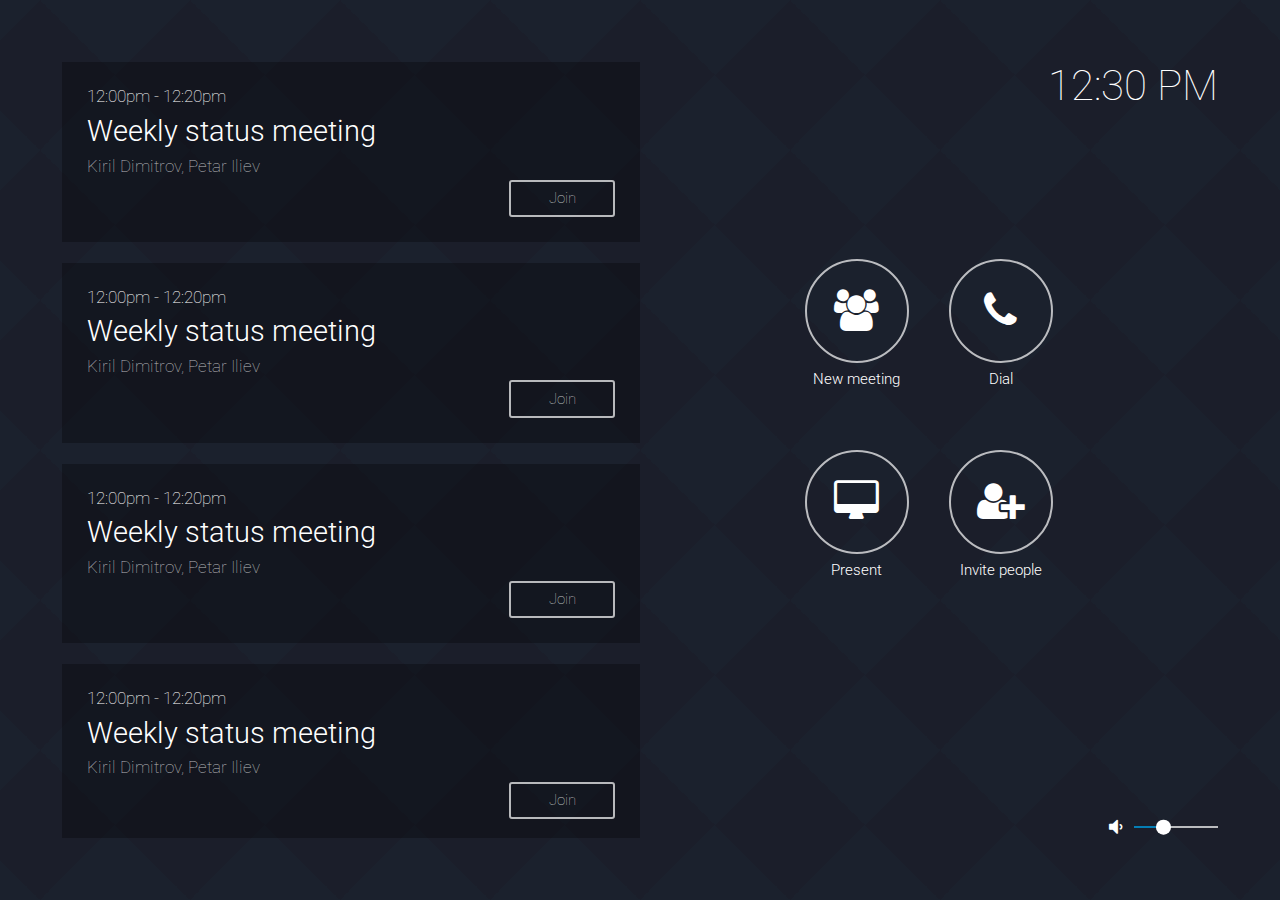
<file: task2.html>
<!DOCTYPE html>
<html lang="en">
<head>
    <meta charset="UTF-8">
    <meta name="viewport" content="width=device-width, initial-scale=1.0">
    <title></title>
    <link href="https://fonts.googleapis.com/css2?family=Roboto:wght@100;300;400;500;700&display=swap" rel="stylesheet">
    <link rel="stylesheet" href="https://cdnjs.cloudflare.com/ajax/libs/font-awesome/4.7.0/css/font-awesome.min.css">
    <link rel="stylesheet" href="/css/main.css">
</head>
<body>
    <main class="main flex">
        <section class="appointments-container scrollbar--black">
            <div class="appointment">
                <div class="appointment__time">
                    12:00pm - 12:20pm
                </div>
                <div class="appointment__header">
                    Weekly status meeting
                </div>
                <div class="appointment__attendees text--muddywhite">
                    Kiril Dimitrov, Petar Iliev
                </div>
                <a class="appointment__btn text--muddywhite">Join</a>
                <div class="clearfix"></div>
            </div>
            <div class="appointment">
                <div class="appointment__time">
                    12:00pm - 12:20pm
                </div>
                <div class="appointment__header">
                    Weekly status meeting
                </div>
                <div class="appointment__attendees text--muddywhite">
                    Kiril Dimitrov, Petar Iliev
                </div>
                <a class="appointment__btn text--muddywhite">Join</a>
                <div class="clearfix"></div>
            </div>
            <div class="appointment">
                <div class="appointment__time">
                    12:00pm - 12:20pm
                </div>
                <div class="appointment__header">
                    Weekly status meeting
                </div>
                <div class="appointment__attendees text--muddywhite">
                    Kiril Dimitrov, Petar Iliev
                </div>
                <a class="appointment__btn text--muddywhite">Join</a>
                <div class="clearfix"></div>
            </div>
            <div class="appointment">
                <div class="appointment__time">
                    12:00pm - 12:20pm
                </div>
                <div class="appointment__header">
                    Weekly status meeting
                </div>
                <div class="appointment__attendees text--muddywhite">
                    Kiril Dimitrov, Petar Iliev
                </div>
                <a class="appointment__btn text--muddywhite">Join</a>
                <div class="clearfix"></div>
            </div>
            <div class="appointment">
                <div class="appointment__time">
                    12:00pm - 12:20pm
                </div>
                <div class="appointment__header">
                    Weekly status meeting
                </div>
                <div class="appointment__attendees text--muddywhite">
                    Kiril Dimitrov, Petar Iliev
                </div>
                <a class="appointment__btn text--muddywhite">Join</a>
                <div class="clearfix"></div>
            </div>
            <div class="appointment">
                <div class="appointment__time">
                    12:00pm - 12:20pm
                </div>
                <div class="appointment__header">
                    Weekly status meeting
                </div>
                <div class="appointment__attendees text--muddywhite">
                    Kiril Dimitrov, Petar Iliev
                </div>
                <a class="appointment__btn text--muddywhite">Join</a>
                <div class="clearfix"></div>
            </div>
            <div class="appointment">
                <div class="appointment__time">
                    12:00pm - 12:20pm
                </div>
                <div class="appointment__header">
                    Weekly status meeting
                </div>
                <div class="appointment__attendees text--muddywhite">
                    Kiril Dimitrov, Petar Iliev
                </div>
                <a class="appointment__btn text--muddywhite">Join</a>
                <div class="clearfix"></div>
            </div>
            <div class="appointment">
                <div class="appointment__time">
                    12:00pm - 12:20pm
                </div>
                <div class="appointment__header">
                    Weekly status meeting
                </div>
                <div class="appointment__attendees text--muddywhite">
                    Kiril Dimitrov, Petar Iliev
                </div>
                <a class="appointment__btn text--muddywhite">Join</a>
                <div class="clearfix"></div>
            </div>
        </section>
        <section class="actions-container scrollbar--black">
            <div class="flex-items">
                <div class="action">
                    <div class="icon-flex">
                        <div class="icon-wrapper">
                            <i class="fa fa-users"></i>
                        </div>
                    </div>
                    <div class="action__text">
                        New meeting
                    </div>
                </div>
                <div class="action">
                    <div class="icon-flex">
                        <div class="icon-wrapper">
                            <i class="fa fa-phone"></i>
                        </div>
                    </div>
                    <div class="action__text">
                        Dial
                    </div>
                </div>
                <div class="action">
                    <div class="icon-flex">
                        <div class="icon-wrapper">
                            <i class="fa fa-desktop"></i>
                        </div>
                    </div>
                    <div class="action__text">
                        Present
                    </div>
                </div>
                <div class="action">
                    <div class="icon-flex">
                        <div class="icon-wrapper">
                            <i class="fa fa-user-plus"></i>
                        </div>
                    </div>
                    <div class="action__text">
                        Invite people
                    </div>
                </div>
                
            </div>
        </section>
    </main>
    <div class="time-container">
        12:30 PM
    </div>
    <div class="control-volume">
        <div class="player">
            <i class="fa fa-volume-down"></i>
            <div class="volume">
                <div class="volume__inner"></div>
            </div>
        </div>
    </div>
</body>
</html>
</file>
<file: css/main.css>
* {
  -webkit-box-sizing: border-box;
          box-sizing: border-box;
}

html {
  line-height: 1.15;
  -webkit-text-size-adjust: 100%;
  background: conic-gradient(from 135deg, #1B1E2A 0% 25%, #1B212D 0% 50%, #1B1E2A 19% 75%, #1B212D 0) 50%/150px 150px;
  font-size: 2rem;
  height: 100%;
}

@media screen and (max-width: 130rem) {
  html {
    font-size: 1.6rem;
  }
}

@media screen and (max-width: 85rem) {
  html {
    font-size: 1.3rem;
  }
}

@media screen and (max-width: 70rem) {
  html {
    font-size: 1.1rem;
  }
}

body {
  margin: 0;
  font-family: 'Roboto', sans-serif;
  height: 100%;
  padding: 3rem;
}

@media screen and (max-width: 70rem) {
  body {
    padding: 1rem;
  }
}

.main {
  height: 100%;
  position: relative;
}

.flex {
  display: -webkit-box;
  display: -ms-flexbox;
  display: flex;
  -webkit-box-orient: horizontal;
  -webkit-box-direction: normal;
      -ms-flex-direction: row;
          flex-direction: row;
}

.scrollbar--black::-webkit-scrollbar {
  width: 0.4rem;
  background-color: #1B1E2A;
}

.scrollbar--black::-webkit-scrollbar-track {
  -webkit-box-shadow: inset 0 0 6px rgba(0, 0, 0, 0.3);
}

.scrollbar--black::-webkit-scrollbar-thumb {
  -webkit-box-shadow: inset 0 0 6px gray;
}

.text--muddywhite {
  color: rgba(255, 255, 255, 0.7);
}

.clearfix {
  content: "";
  clear: both;
  display: table;
}

.appointments-container {
  width: 50%;
  overflow: auto;
}

@media screen and (max-width: 70rem) {
  .appointments-container {
    width: 60%;
  }
}

.appointment {
  background-color: rgba(0, 0, 0, 0.28);
  color: white;
  padding: 1.2rem;
  cursor: pointer;
  margin-bottom: 1rem;
}

.appointment:hover {
  background-color: #057DB4;
}

.appointment .appointment__time {
  font-size: 0.8rem;
  font-weight: 100;
  padding: 0 0 0.2rem;
}

.appointment .appointment__header {
  font-weight: 300;
  font-size: 1.4rem;
  padding: 0.2rem 0;
}

.appointment .appointment__attendees {
  font-weight: 100;
  font-size: 0.8rem;
  padding: 0.2rem 0;
}

.appointment .appointment__btn {
  background-color: transparent;
  border: 2px solid rgba(255, 255, 255, 0.7);
  border-radius: 3px;
  font-size: 0.7rem;
  font-weight: 100;
  padding: 0.4rem 1.8rem;
  -webkit-transition: background-color 0.2s ease-in-out;
  transition: background-color 0.2s ease-in-out;
  text-align: right;
  float: right;
}

.appointment .appointment__btn:hover {
  background-color: #fff;
  border-color: #fff;
  color: #057DB4;
  -webkit-transition: background-color 0.2s ease-in-out;
  transition: background-color 0.2s ease-in-out;
  cursor: pointer;
}

.actions-container {
  width: 50%;
  display: -webkit-box;
  display: -ms-flexbox;
  display: flex;
  overflow: auto;
}

@media screen and (max-width: 70rem) {
  .actions-container {
    width: 40%;
  }
}

.flex-items {
  display: -webkit-box;
  display: -ms-flexbox;
  display: flex;
  -ms-flex-pack: distribute;
      justify-content: space-around;
  -ms-flex-wrap: wrap;
      flex-wrap: wrap;
  margin: 0 auto;
  -ms-flex-item-align: center;
      align-self: center;
  width: 50%;
  max-height: 100%;
}

.action {
  color: white;
  display: -webkit-box;
  display: -ms-flexbox;
  display: flex;
  -webkit-box-pack: center;
      -ms-flex-pack: center;
          justify-content: center;
  -webkit-box-align: center;
      -ms-flex-align: center;
          align-items: center;
  -webkit-box-orient: vertical;
  -webkit-box-direction: normal;
      -ms-flex-direction: column;
          flex-direction: column;
  cursor: pointer;
  -webkit-box-flex: 0;
      -ms-flex: 0 50%;
          flex: 0 50%;
  margin: 0 0 3rem;
  padding: 0 0.4rem;
}

.action:hover .icon-wrapper {
  border-color: #057DB4;
}

.action .action__text {
  font-size: 0.7rem;
  font-weight: 300;
  padding-top: 0.4rem;
}

.icon-wrapper {
  display: -webkit-box;
  display: -ms-flexbox;
  display: flex;
  -webkit-box-pack: center;
      -ms-flex-pack: center;
          justify-content: center;
  -webkit-box-align: center;
      -ms-flex-align: center;
          align-items: center;
  border-radius: 50%;
  overflow: hidden;
  border: 2px solid rgba(255, 255, 255, 0.7);
  font-size: 2rem;
  width: 5rem;
  height: 5rem;
}

.icon-wrapper i {
  font-size: 2rem;
}

.icon-wrapper i {
  color: #FFF;
}

.time-container {
  position: absolute;
  color: #FFF;
  top: 3rem;
  right: 3rem;
  font-size: 2rem;
  font-weight: 100;
}

@media screen and (max-width: 70rem) {
  .time-container {
    top: 1rem;
    right: 2rem;
    font-size: 1.2rem;
  }
}

.control-volume {
  position: absolute;
  color: #FFF;
  bottom: 3rem;
  right: 3rem;
}

.player {
  display: -webkit-box;
  display: -ms-flexbox;
  display: flex;
  -webkit-box-pack: justify;
      -ms-flex-pack: justify;
          justify-content: space-between;
  -webkit-box-align: center;
      -ms-flex-align: center;
          align-items: center;
}

.volume {
  width: 4rem;
  background-color: rgba(255, 255, 255, 0.7);
  height: 0.1rem;
  margin-left: 0.6rem;
  position: relative;
}

.volume .volume__inner {
  position: absolute;
  height: 100%;
  width: 44%;
  background-color: #057DB4;
  left: 0;
}

.volume .volume__inner::after {
  content: "";
  background-color: #FFF;
  display: block;
  width: 0.7rem;
  height: 0.7rem;
  position: absolute;
  right: 0;
  top: 50%;
  -webkit-transform: translateY(-50%);
          transform: translateY(-50%);
  border-radius: 50%;
}
/*# sourceMappingURL=main.css.map */
</file>
